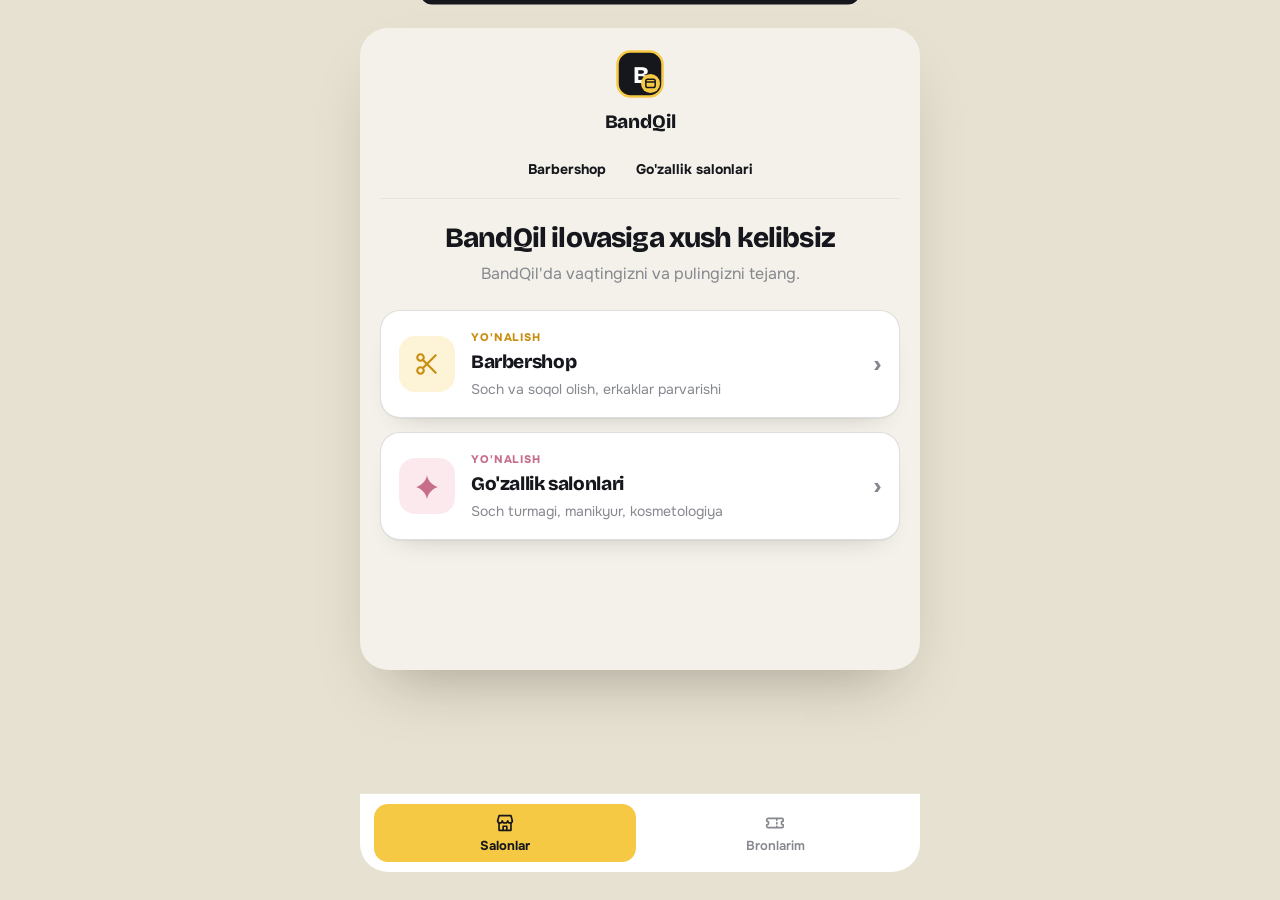
<file: index.html>
<!doctype html>
<html lang="uz">
<head>
  <meta charset="utf-8">
  <meta name="viewport" content="width=device-width, initial-scale=1, viewport-fit=cover">
  <meta name="color-scheme" content="light dark">
  <meta name="theme-color" content="#F3F1E9">
  <title>BandQil</title>
  <link rel="preconnect" href="https://fonts.googleapis.com">
  <link rel="preconnect" href="https://fonts.gstatic.com" crossorigin>
  <link href="https://fonts.googleapis.com/css2?family=Bricolage+Grotesque:opsz,wght@12..96,600;12..96,700&family=Onest:wght@400;500;600&display=swap" rel="stylesheet">
  <link rel="stylesheet" href="/style.css?v=2">
  <script src="https://telegram.org/js/telegram-web-app.js" defer></script>
  <script src="/app.js?v=2" defer></script>
</head>
<body data-tabs="on" data-theme="neutral">
  <main id="app" class="app" aria-live="polite"></main>

  <nav id="tabs" class="tabs" aria-label="Asosiy menyu">
    <button data-root="home" aria-current="page">
      <svg width="22" height="22" viewBox="0 0 24 24" fill="none" stroke="currentColor" stroke-width="1.8" stroke-linecap="round" stroke-linejoin="round" aria-hidden="true"><path d="M4 9.5 5.5 4h13L20 9.5"/><path d="M4 9.5c0 1.4 1.1 2.5 2.5 2.5S9 10.9 9 9.5c0 1.4 1.1 2.5 3 2.5s3-1.1 3-2.5c0 1.4 1.1 2.5 2.5 2.5S20 10.9 20 9.5"/><path d="M5.5 12v8h13v-8"/><path d="M10 20v-4.5h4V20"/></svg>
      <span>Salonlar</span>
    </button>
    <button data-root="mine">
      <svg width="22" height="22" viewBox="0 0 24 24" fill="none" stroke="currentColor" stroke-width="1.8" stroke-linecap="round" stroke-linejoin="round" aria-hidden="true"><path d="M3 8.5A1.5 1.5 0 0 1 4.5 7h15A1.5 1.5 0 0 1 21 8.5V10a2 2 0 0 0 0 4v1.5a1.5 1.5 0 0 1-1.5 1.5h-15A1.5 1.5 0 0 1 3 15.5V14a2 2 0 0 0 0-4Z"/><path d="M14 7.5v9" stroke-dasharray="1.5 2.5"/></svg>
      <span>Bronlarim</span>
    </button>
  </nav>

  <div id="toast" class="toast" role="status"></div>
</body>
</html>
</file>
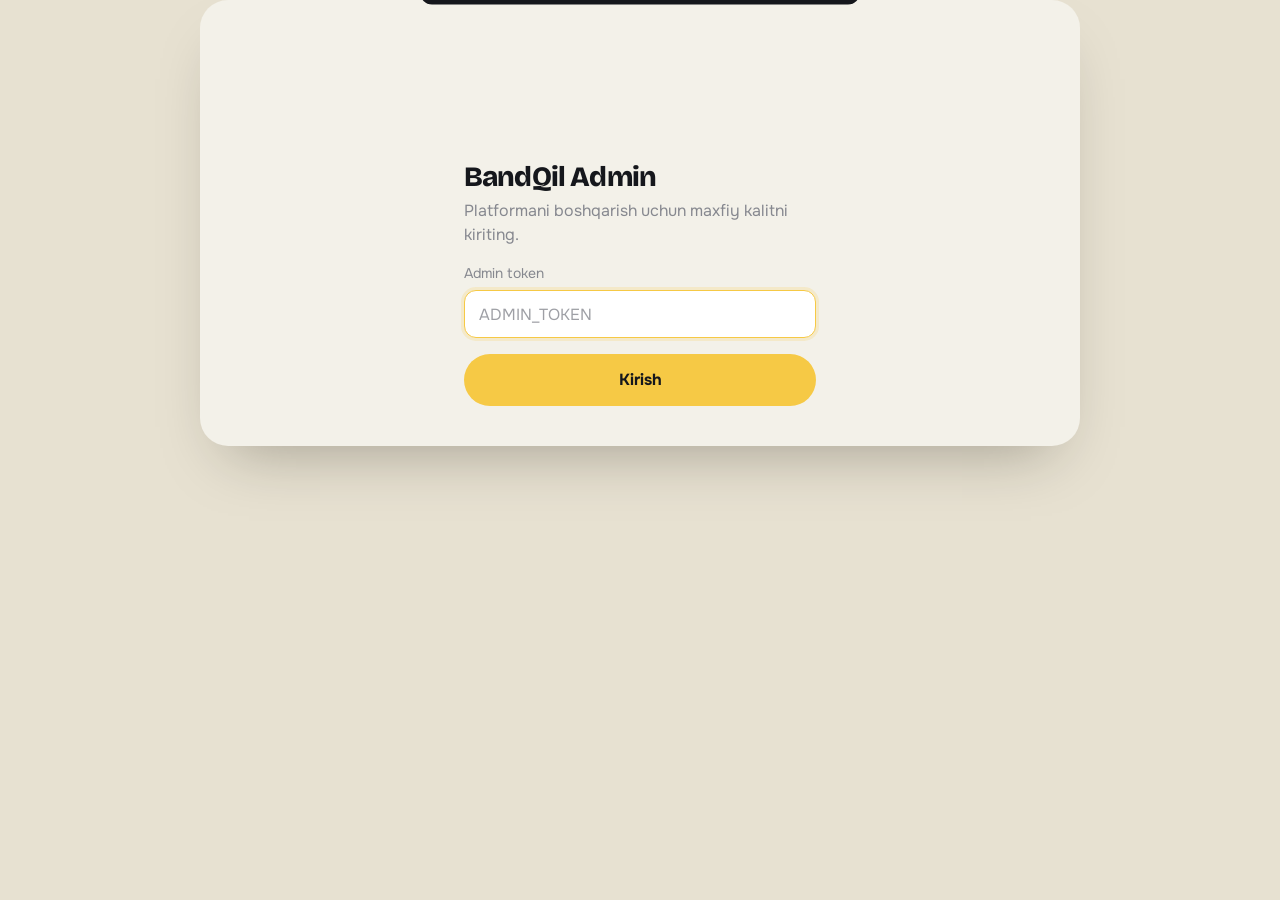
<file: admin.html>
<!doctype html>
<html lang="uz">
<head>
  <meta charset="utf-8">
  <meta name="viewport" content="width=device-width, initial-scale=1, viewport-fit=cover">
  <meta name="color-scheme" content="light dark">
  <meta name="theme-color" content="#F3F1E9">
  <meta name="robots" content="noindex, nofollow">
  <title>BandQil · Admin</title>
  <link rel="preconnect" href="https://fonts.googleapis.com">
  <link rel="preconnect" href="https://fonts.gstatic.com" crossorigin>
  <link href="https://fonts.googleapis.com/css2?family=Bricolage+Grotesque:opsz,wght@12..96,600;12..96,700&family=Onest:wght@400;500;600&display=swap" rel="stylesheet">
  <link rel="stylesheet" href="/style.css?v=2">
  <link rel="stylesheet" href="/admin.css?v=1">
  <script src="/admin.js?v=1" defer></script>
</head>
<body data-tabs="off" data-theme="neutral">
  <div id="app" class="app admin-app"></div>
  <div id="toast" class="toast" role="status" aria-live="polite"></div>
</body>
</html>
</file>
<file: style.css>
/* BandQil. Rang va shrift g'oyasi: KRESLO uslubi — iliq krem fon, oq kartalar, jarangdor sariq aksent,
   qalin qora sarlavhalar. Ikkala yo'nalish ham bir xil yorug' bazada, faqat aksent rangi bilan farqlanadi
   (Barbershop — sariq, Go'zallik saloni — rose gold). */
:root {
  --app-max: 480px;

  /* --- asosiy (neutral) mavzu: bosh sahifa, "Bronlarim" --- */
  --paper: #F3F1E9;
  --surface: #FFFFFF;
  --ink: #15171C;
  --muted: #86888F;
  --line: #EAE5D9;
  --cobalt: #F6C945;
  --cobalt-soft: rgba(246, 201, 69, 0.20);
  --cobalt-contrast: #15171C;
  --cobalt-contrast-soft: rgba(21, 23, 28, 0.6);
  --pole: #D8323C;
  --ok: #1E8A57;
  --cta: var(--cobalt);
  --cta-contrast: var(--cobalt-contrast);

  --font-display: "Bricolage Grotesque", "Segoe UI", system-ui, sans-serif;
  --font-body: "Onest", "Segoe UI", system-ui, sans-serif;
  color-scheme: light;
}

/* ---------- Barbershop mavzusi: xuddi shu yorug' krem baza, sariq aksent kuchliroq ---------- */
body[data-theme="barber"] {
  --paper: #F3F1E9;
  --surface: #FFFFFF;
  --ink: #15171C;
  --muted: #86888F;
  --line: #EAE5D9;
  --cobalt: #F6C945;
  --cobalt-soft: rgba(246, 201, 69, 0.22);
  --cobalt-contrast: #15171C;
  --cobalt-contrast-soft: rgba(21, 23, 28, 0.6);
  --pole: #D8323C;
  --ok: #1E8A57;
  --cta: var(--cobalt);
  --cta-contrast: var(--cobalt-contrast);
  color-scheme: light;
}

/* ---------- Go'zallik saloni mavzusi: krem fon, rose gold aksent ---------- */
body[data-theme="beauty"] {
  --paper: #FBF2EE;
  --surface: #FFFFFF;
  --ink: #3B2228;
  --muted: #9A8086;
  --line: #F1DCD6;
  --cobalt: #EC9AB3;
  --cobalt-soft: rgba(236, 154, 179, 0.20);
  --cobalt-contrast: #3B2228;
  --cobalt-contrast-soft: rgba(59, 34, 40, 0.58);
  --pole: #C1484F;
  --ok: #4C9A6A;
  --cta: var(--cobalt);
  --cta-contrast: var(--cobalt-contrast);
  color-scheme: light;
}

*, *::before, *::after { box-sizing: border-box; }
* { margin: 0; }
html { -webkit-text-size-adjust: 100%; }
body {
  font-family: var(--font-body);
  font-size: 16px;
  line-height: 1.5;
  color: var(--ink);
  background: var(--paper);
  -webkit-font-smoothing: antialiased;
  transition: background-color 0.25s ease, color 0.25s ease;
}
button, input, select, textarea { font: inherit; color: inherit; }
button { cursor: pointer; background: none; border: 0; padding: 0; text-align: left; }
a { color: var(--cobalt-contrast); font-weight: 700; }
:focus-visible { outline: 3px solid var(--cobalt); outline-offset: 2px; border-radius: 6px; }

.app { max-width: var(--app-max); margin: 0 auto; padding: 0 20px 120px; min-height: 100vh; min-height: 100dvh; overflow-x: hidden; }
body[data-tabs="off"] .tabs { display: none; }

/* ---------- sarlavhalar ---------- */
.top { display: flex; align-items: center; justify-content: space-between; min-height: 56px; }
.brand { font-family: var(--font-display); font-weight: 800; font-size: 22px; letter-spacing: -0.02em; }
.back { display: inline-flex; align-items: center; gap: 4px; margin-left: -6px; padding: 8px 6px; color: var(--ink); font-weight: 700; }
h1 { font-family: var(--font-display); font-weight: 800; font-size: 28px; line-height: 1.12; letter-spacing: -0.03em; }
h2 { font-family: var(--font-display); font-weight: 800; font-size: 16px; line-height: 1.25; letter-spacing: 0.02em; text-transform: uppercase; }
h3 { font-family: var(--font-display); font-weight: 700; font-size: 17px; line-height: 1.25; }
.muted { color: var(--muted); }
.small { font-size: 14px; }
.section-title { margin: 28px 0 4px; }
.kind-tag { display: inline-flex; align-items: center; gap: 6px; margin-bottom: 8px; padding: 6px 14px 6px 10px; font-size: 12px; font-weight: 800; letter-spacing: 0.03em; text-transform: uppercase; color: var(--cobalt-contrast); background: var(--cobalt); border-radius: 100px; }
.kind-tag svg { width: 13px; height: 13px; }

/* ---------- bosh sahifa: logotip, yo'nalish almashtirgichi ---------- */
.brand-mark { display: flex; flex-direction: column; align-items: center; gap: 10px; padding-top: 22px; }
.brand-mark__badge svg { display: block; }
.brand-mark__word { font-family: var(--font-display); font-weight: 800; font-size: 19px; letter-spacing: -0.01em; }

.brand-nav { display: flex; justify-content: center; gap: 30px; margin: 18px 0 0; padding-bottom: 14px; border-bottom: 1px solid var(--line); }
.brand-nav button { padding: 4px 0; font-size: 14px; font-weight: 700; color: var(--ink); }
.brand-nav button:active { opacity: 0.6; }

.home-title { margin-top: 24px; text-align: center; }
.hero-sub { margin-top: 8px; text-align: center; }

/* ---------- bosh sahifa: yo'nalish tanlash ---------- */
.directions { display: grid; gap: 14px; margin-top: 24px; }
.direction-card {
  position: relative; display: flex; align-items: center; gap: 16px;
  width: 100%; padding: 18px; border-radius: 20px; overflow: hidden;
  background: var(--surface); border: 1.5px solid rgba(21, 23, 28, 0.14);
  box-shadow: 0 1px 0 rgba(21, 23, 28, 0.04), 0 14px 28px -20px rgba(30, 25, 15, 0.28);
  transition: transform 0.15s ease;
}
.direction-card:active { transform: scale(0.98); }
.direction-card__icon {
  flex: 0 0 auto; display: grid; place-items: center; width: 56px; height: 56px;
  border-radius: 16px;
}
.direction-card__icon svg { width: 26px; height: 26px; }
.direction-card--barber .direction-card__icon { background: rgba(246, 201, 69, 0.22); color: #C98F10; }
.direction-card--beauty .direction-card__icon { background: rgba(236, 154, 179, 0.22); color: #C76E8B; }
.direction-card__body { flex: 1 1 auto; min-width: 0; }
.direction-card__kicker { display: block; font-size: 11px; font-weight: 800; letter-spacing: 0.08em; text-transform: uppercase; margin-bottom: 3px; }
.direction-card--barber .direction-card__kicker { color: #C98F10; }
.direction-card--beauty .direction-card__kicker { color: #C76E8B; }
.direction-card__title { display: block; font-family: var(--font-display); font-weight: 800; font-size: 19px; letter-spacing: -0.02em; color: var(--ink); }
.direction-card__desc { display: block; margin-top: 3px; font-size: 14px; line-height: 1.35; color: var(--muted); }
.direction-card__arrow { flex: 0 0 auto; font-size: 24px; font-weight: 700; line-height: 1; color: var(--muted); }

/* ---------- yo'nalish ichidagi almashtirgich ---------- */
.theme-pills { display: flex; gap: 8px; margin-top: 18px; }
.theme-pills button {
  display: inline-flex; align-items: center; justify-content: center; gap: 6px;
  flex: 1 1 0; padding: 11px 8px; text-align: center; font-size: 14px; font-weight: 700;
  color: var(--muted); background: var(--surface); border: 1.5px solid var(--line); border-radius: 100px;
}
.theme-pills button svg { width: 15px; height: 15px; flex: 0 0 auto; }
.theme-pills button[aria-pressed="true"] { color: var(--cta-contrast); background: var(--cta); border-color: var(--cta); }

/* ---------- tuman va filtr ---------- */
.field { display: block; margin-top: 18px; }
.field > span { display: block; font-size: 14px; color: var(--muted); margin-bottom: 6px; }
.input, .select {
  width: 100%; height: 48px; padding: 0 14px;
  background: var(--surface); border: 1.5px solid var(--line); border-radius: 12px; color: var(--ink);
}
.select {
  appearance: none; -webkit-appearance: none;
  background-image: url("data:image/svg+xml,%3Csvg xmlns='http://www.w3.org/2000/svg' width='14' height='14' viewBox='0 0 24 24' fill='none' stroke='%2386888F' stroke-width='2.4' stroke-linecap='round' stroke-linejoin='round'%3E%3Cpath d='m6 9 6 6 6-6'/%3E%3C/svg%3E");
  background-repeat: no-repeat; background-position: right 14px center; padding-right: 40px;
}
.textarea { width: 100%; min-height: 84px; padding: 12px 14px; background: var(--surface); border: 1.5px solid var(--line); border-radius: 12px; resize: vertical; color: var(--ink); }
.input:focus, .select:focus, .textarea:focus { border-color: var(--cobalt); outline: none; box-shadow: 0 0 0 3px var(--cobalt-soft); }
.input::placeholder, .textarea::placeholder { color: var(--muted); opacity: 0.8; }

.kinds { display: flex; gap: 22px; margin-top: 22px; border-bottom: 1px solid var(--line); }
.kinds button { position: relative; padding: 10px 0; color: var(--muted); font-weight: 500; }
.kinds button[aria-pressed="true"] { color: var(--ink); font-weight: 700; }
.kinds button[aria-pressed="true"]::after { content: ""; position: absolute; left: 0; right: 0; bottom: -1px; height: 3px; background: var(--cobalt); border-radius: 3px 3px 0 0; }

/* ---------- salon kartalari (oq karta, krem fonda) ---------- */
.salon-card {
  display: flex; align-items: flex-start; gap: 13px; width: 100%; margin-top: 12px; padding: 15px;
  background: var(--surface); border: none; border-radius: 18px;
  box-shadow: 0 1px 0 rgba(21, 23, 28, 0.03), 0 12px 24px -20px rgba(30, 25, 15, 0.3);
  transition: transform 0.12s ease;
}
.salon-card:first-child { margin-top: 4px; }
.salon-card:active { transform: scale(0.98); }
.salon-card__media {
  flex: 0 0 auto; display: grid; place-items: center; width: 50px; height: 50px;
  border-radius: 14px; background: var(--cobalt-soft); color: var(--cobalt-contrast); overflow: hidden;
}
.salon-card__media svg { width: 23px; height: 23px; }
.salon-card__media img { width: 100%; height: 100%; object-fit: cover; display: block; }
.salon-card__dist { font-weight: 700; color: var(--ink); }
.salon-card__body { flex: 1 1 auto; min-width: 0; }
.salon-card__head { display: flex; align-items: center; justify-content: space-between; gap: 8px; }
.salon-card__name { font-family: var(--font-display); font-weight: 800; font-size: 17px; line-height: 1.25; letter-spacing: -0.01em; }
.salon-card__chevron { flex: 0 0 auto; color: var(--muted); font-size: 18px; line-height: 1; }
.salon-card__stats { display: flex; align-items: center; gap: 6px; margin-top: 5px; font-size: 13px; color: var(--muted); }
.salon-card__stats .dot { opacity: 0.6; }
.salon-card__addr { display: block; margin-top: 3px; font-size: 14px; color: var(--muted); }
.salon-card__meta {
  display: inline-flex; align-items: center; margin-top: 8px; padding: 3px 10px;
  font-size: 11px; font-weight: 800; letter-spacing: 0.03em; text-transform: uppercase;
  color: #8A6A05; background: var(--cobalt-soft); border-radius: 100px;
}
.rating { display: inline-flex; align-items: center; gap: 4px; font-weight: 700; color: var(--ink); }
.rating__star { display: inline-flex; color: #F2B705; }
.rating__star svg { width: 13px; height: 13px; }
.rating__count { font-weight: 500; color: var(--muted); }
.rating--new { font-weight: 700; color: var(--ok); }
.score { display: block; min-width: 46px; text-align: right; font-family: var(--font-display); font-weight: 800; font-size: 22px; line-height: 1; flex: 0 0 auto; }
.score small { display: block; margin-top: 4px; font: 500 11px var(--font-body); color: var(--muted); }
.score--new { font: 600 13px var(--font-body); color: var(--ok); padding-top: 4px; }

/* ---------- ustalar va xizmatlar ---------- */
.head { padding-top: 4px; }
.head p { margin-top: 8px; }
.master {
  margin-top: 16px; padding: 18px; background: var(--surface); border: none; border-radius: 18px;
  box-shadow: 0 1px 0 rgba(21, 23, 28, 0.03), 0 12px 24px -20px rgba(30, 25, 15, 0.26);
}
.master__head { display: flex; align-items: center; gap: 12px; margin-bottom: 6px; }
.master__avatar {
  flex: 0 0 auto; display: grid; place-items: center; width: 40px; height: 40px; border-radius: 50%;
  font-family: var(--font-display); font-weight: 800; font-size: 16px; overflow: hidden;
  background: var(--cobalt-soft); color: var(--cobalt-contrast);
}
.master__avatar img { width: 100%; height: 100%; object-fit: cover; display: block; }
.master__name { flex: 1 1 auto; min-width: 0; }
.master__head > :first-child:not(.master__avatar) { flex: 1 1 auto; min-width: 0; }
.master__head .score, .master__head .score--new { margin-left: auto; }
.service { display: flex; justify-content: space-between; align-items: center; gap: 12px; width: 100%; padding: 13px 0; border-top: 1px solid var(--line); }
.service:active { background: var(--cobalt-soft); }
.service__name { display: block; font-weight: 600; }
.service__dur { display: block; font-size: 14px; color: var(--muted); }
.price { font-weight: 800; white-space: nowrap; font-variant-numeric: tabular-nums; }

/* ---------- sana va vaqt ---------- */
.dates { display: flex; gap: 8px; overflow-x: auto; margin: 14px -20px 0; padding: 4px 20px 12px; scroll-snap-type: x proximity; scrollbar-width: none; }
.dates::-webkit-scrollbar { display: none; }
.date { flex: 0 0 58px; padding: 9px 0 10px; text-align: center; background: var(--surface); border: 1.5px solid var(--line); border-radius: 12px; scroll-snap-align: start; }
.date b { display: block; font-family: var(--font-display); font-size: 22px; line-height: 1.1; }
.date span { font-size: 12px; color: var(--muted); }
.date[aria-pressed="true"] { background: var(--cta); border-color: var(--cta); color: var(--cta-contrast); }
.date[aria-pressed="true"] span { color: var(--cobalt-contrast-soft); }

.slots { display: grid; grid-template-columns: repeat(4, 1fr); gap: 8px; margin-top: 6px; }
.slot { padding: 12px 0; text-align: center; font-weight: 700; font-variant-numeric: tabular-nums; background: var(--surface); border: 1.5px solid var(--line); border-radius: 10px; }
.slot[aria-pressed="true"] { background: var(--cta); border-color: var(--cta); color: var(--cta-contrast); }
.slots--small { grid-template-columns: repeat(3, 1fr); }
.slots--small .slot { padding: 10px 0; }

.picks { display: grid; gap: 8px; margin-top: 18px; }
.pick { display: flex; justify-content: space-between; align-items: center; gap: 12px; padding: 12px 14px; background: var(--surface); border: 1.5px solid var(--line); border-radius: 12px; }
.pick[aria-pressed="true"] { border-color: var(--cobalt); box-shadow: 0 0 0 3px var(--cobalt-soft); }

.block-title { margin: 22px 0 8px; }
.note { margin-top: 10px; color: var(--muted); }
.link { color: var(--cobalt-contrast); font-weight: 700; text-decoration: underline; text-underline-offset: 3px; padding: 10px 0; }
.loading { margin: 24px 0; color: var(--muted); }
.empty { margin-top: 32px; padding: 20px 0; border-top: 1px solid var(--line); }
.empty h2 { margin-bottom: 6px; }
.empty .btn, .empty .btn--quiet { margin-top: 16px; }

/* ---------- tugmalar ---------- */
.btn { display: block; width: 100%; height: 52px; padding: 0 20px; text-align: center; line-height: 52px; font-weight: 700; color: var(--cta-contrast); background: var(--cta); border-radius: 100px; transition: filter 0.15s ease; }
.btn:disabled { background: #E6E1D4; color: #A7A299; cursor: not-allowed; }
.btn:not(:disabled):active { filter: brightness(0.94); }
.btn--quiet { color: var(--ink); background: rgba(21, 23, 28, 0.05); border: none; line-height: 52px; }
.btn--small { display: inline-block; width: auto; height: 40px; line-height: 37px; padding: 0 16px; font-size: 15px; }
.btn--danger { color: var(--pole); background: rgba(216, 50, 60, 0.1); }

.bar { position: fixed; left: 50%; bottom: 0; transform: translateX(-50%); width: 100%; max-width: var(--app-max); padding: 12px 20px calc(12px + env(safe-area-inset-bottom)); background: var(--surface); border-top: 1px solid var(--line); z-index: 5; }
.bar__sum { margin-bottom: 10px; font-size: 14px; color: var(--muted); min-height: 21px; }
.bar__sum b { color: var(--ink); font-weight: 700; }

/* ---------- pastki menyu: faol bo'lim sariq pilyula ichida ---------- */
.tabs { position: fixed; left: 50%; bottom: 0; transform: translateX(-50%); width: 100%; max-width: var(--app-max); display: grid; grid-template-columns: 1fr 1fr; gap: 8px; padding: 10px 14px calc(10px + env(safe-area-inset-bottom)); background: var(--surface); border-top: 1px solid var(--line); z-index: 4; }
.tabs button { display: flex; flex-direction: column; align-items: center; gap: 2px; padding: 8px 0 7px; font-size: 13px; font-weight: 600; color: var(--muted); text-align: center; min-height: 44px; border-radius: 14px; transition: background-color 0.15s ease, color 0.15s ease; }
.tabs button[aria-current="page"] { color: var(--cta-contrast); font-weight: 700; background: var(--cta); }

/* ---------- talon: bron hujjati ---------- */
.talon { position: relative; margin: 20px 0; padding: 22px 22px 20px 36px; background: var(--surface); border: none; border-radius: 18px; overflow: hidden; box-shadow: 0 1px 0 rgba(21, 23, 28, 0.03), 0 14px 30px -20px rgba(30, 25, 15, 0.38); }
.talon::before { content: ""; position: absolute; inset: 0 auto 0 0; width: 12px; background: repeating-linear-gradient(135deg, var(--pole) 0 8px, var(--surface) 8px 16px, var(--cobalt) 16px 24px, var(--surface) 24px 32px); }
.talon--past::before { background: var(--line); }
.talon--past { box-shadow: 0 1px 0 rgba(21, 23, 28, 0.03); }
.talon__when { font-family: var(--font-display); font-weight: 800; font-size: 26px; line-height: 1.1; letter-spacing: -0.02em; padding-right: 96px; }
.talon__time { margin-top: 4px; font-size: 18px; font-weight: 700; font-variant-numeric: tabular-nums; }
.talon__row { margin-top: 12px; }
.talon__row dt { font-size: 13px; color: var(--muted); }
.talon__row dd { margin: 0; font-weight: 600; }
.talon__cut { position: relative; margin: 18px -22px 16px -24px; border-top: 2px dashed var(--line); }
.talon__cut::before, .talon__cut::after { content: ""; position: absolute; top: -11px; width: 20px; height: 20px; border-radius: 50%; background: var(--paper); }
.talon__cut::before { left: -10px; }
.talon__cut::after { right: -10px; }
.talon__no { font-family: var(--font-display); font-weight: 800; font-size: 22px; letter-spacing: 0.04em; font-variant-numeric: tabular-nums; }
.talon__foot { display: flex; justify-content: space-between; align-items: baseline; gap: 12px; }
.talon__actions { display: flex; gap: 10px; margin-top: 16px; flex-wrap: wrap; }

.stamp { position: absolute; top: 20px; right: 16px; padding: 1px 12px; font-family: var(--font-display); font-weight: 800; font-size: 24px; letter-spacing: 0.08em; color: var(--pole); border: 3px solid var(--pole); border-radius: 6px; transform: rotate(-12deg); opacity: 0.92; animation: slam 0.45s cubic-bezier(0.2, 1.5, 0.4, 1) both; }
@keyframes slam { from { transform: rotate(-12deg) scale(2.4); opacity: 0; } to { transform: rotate(-12deg) scale(1); opacity: 0.92; } }

.status { display: inline-flex; align-items: center; gap: 7px; font-size: 14px; font-weight: 700; }
.status::before { content: ""; width: 9px; height: 9px; border-radius: 50%; background: var(--cobalt); }
.status--done::before { background: var(--ok); }
.status--cancelled::before, .status--no_show::before { background: #C7C2B4; }
.status--cancelled, .status--no_show { color: var(--muted); }

/* ---------- varaq (bekor qilish, baho) ---------- */
.sheet { position: fixed; inset: 0; z-index: 20; display: flex; align-items: flex-end; justify-content: center; background: rgba(21, 18, 10, 0.45); }
.sheet__panel { width: 100%; max-width: var(--app-max); padding: 24px 20px calc(20px + env(safe-area-inset-bottom)); background: var(--surface); border-radius: 18px 18px 0 0; }
.sheet__panel .btn { margin-top: 10px; }
.sheet__panel p { margin-top: 6px; }
.stars { display: flex; gap: 6px; margin: 18px 0 14px; }
.star { padding: 4px; color: #DCD6C6; }
.star[aria-pressed="true"] { color: #E8A317; }
.star svg { display: block; }

.toast { position: fixed; top: 14px; left: 50%; z-index: 30; width: calc(100% - 40px); max-width: 440px; padding: 12px 16px; background: var(--ink); color: var(--paper); border-radius: 12px; font-size: 15px; transform: translate(-50%, -140%); transition: transform 0.2s ease; pointer-events: none; }
.toast.show { transform: translate(-50%, 0); }

@media (prefers-reduced-motion: reduce) {
  .stamp { animation: none; }
  .toast { transition: none; }
  .direction-card { transition: none; }
}

/* ---------- planshet va kompyuter: ilovani "karta" sifatida markazlashtiramiz ---------- */
@media (min-width: 640px) {
  :root { --app-max: 560px; }
  body { background: #E7E1D1; }
  body[data-theme="beauty"] { background: #F3DCDD; }
  .app {
    background: var(--paper); margin: 28px auto; border-radius: 28px;
    box-shadow: 0 30px 60px -28px rgba(30, 25, 15, 0.35);
    min-height: auto; padding-bottom: 130px;
  }
  .tabs, .bar { bottom: 28px; border-radius: 0 0 28px 28px; }
  .sheet { align-items: center; }
  .sheet__panel { border-radius: 20px; }
}
</file>
<file: admin.css>
/* BandQil Admin paneli — style.css'dagi o'zgaruvchilar (rang, shrift) ustiga qurilgan */
body[data-tabs="off"] .admin-app { padding-bottom: 40px; }
.admin-app { --app-max: 880px; max-width: var(--app-max); }
@media (min-width: 640px) {
  .admin-app { margin: 0 auto; }
}

.admin-login { max-width: 360px; margin: 18vh auto 0; padding: 0 4px; }
.admin-login h1 { margin-bottom: 6px; }
.admin-login .btn { margin-top: 16px; }
.admin-login .field { margin-top: 16px; }

.admin-top { display: flex; align-items: center; justify-content: space-between; gap: 12px; padding: 18px 0 6px; flex-wrap: wrap; }
.admin-top .brand { font-family: var(--font-display); font-weight: 700; font-size: 20px; }
.admin-logout { color: var(--muted); font-size: 14px; font-weight: 600; padding: 8px 4px; }

.admin-tabs { display: flex; gap: 6px; overflow-x: auto; padding-bottom: 8px; margin-bottom: 18px; border-bottom: 1px solid var(--line); scrollbar-width: none; }
.admin-tabs::-webkit-scrollbar { display: none; }
.admin-tabs button {
  flex: 0 0 auto; padding: 9px 16px; font-size: 14px; font-weight: 700; white-space: nowrap;
  color: var(--muted); background: var(--surface); border: 1.5px solid var(--line); border-radius: 100px;
}
.admin-tabs button[aria-current="page"] { color: var(--cta-contrast); background: var(--cta); border-color: var(--cta); }

.admin-grid { display: grid; gap: 14px; grid-template-columns: 1fr; }
@media (min-width: 720px) {
  .admin-grid--2 { grid-template-columns: 1fr 1fr; }
}

.admin-card {
  padding: 16px; background: var(--surface); border: 1px solid var(--line); border-radius: 16px;
  box-shadow: 0 1px 0 var(--line), 0 10px 22px -20px rgba(30, 25, 15, 0.3);
}
.admin-card + .admin-card { margin-top: 12px; }
.admin-card__head { display: flex; align-items: flex-start; justify-content: space-between; gap: 10px; }
.admin-card__title { font-family: var(--font-display); font-weight: 700; font-size: 17px; }
.admin-card__sub { margin-top: 2px; font-size: 13px; color: var(--muted); }
.admin-card__row { display: flex; align-items: center; justify-content: space-between; gap: 10px; margin-top: 10px; padding-top: 10px; border-top: 1px solid var(--line); }
.admin-card__actions { display: flex; flex-wrap: wrap; gap: 8px; margin-top: 12px; }

.admin-chip { display: inline-flex; align-items: center; gap: 5px; padding: 3px 10px; font-size: 11px; font-weight: 800; letter-spacing: .03em; text-transform: uppercase; border-radius: 100px; background: var(--cobalt-soft); color: var(--cobalt-contrast); }
.admin-chip--ok { background: rgba(30, 138, 87, 0.14); color: var(--ok); }
.admin-chip--off { background: #ECEEF4; color: var(--muted); }
.admin-chip--danger { background: rgba(216, 50, 60, 0.12); color: var(--pole); }

.admin-form { display: grid; gap: 10px; margin-top: 12px; }
.admin-form--2col { grid-template-columns: 1fr 1fr; }
.admin-form--2col .span2 { grid-column: 1 / -1; }
.admin-form label { display: block; font-size: 13px; color: var(--muted); margin-bottom: 4px; }
.admin-form .input, .admin-form .select { height: 44px; }

.admin-switch { position: relative; display: inline-block; width: 42px; height: 24px; flex: 0 0 auto; }
.admin-switch input { position: absolute; opacity: 0; width: 100%; height: 100%; margin: 0; cursor: pointer; }
.admin-switch__track { position: absolute; inset: 0; background: var(--line); border-radius: 100px; transition: background .15s ease; }
.admin-switch__track::after { content: ""; position: absolute; top: 3px; left: 3px; width: 18px; height: 18px; background: #fff; border-radius: 50%; transition: transform .15s ease; box-shadow: 0 1px 3px rgba(0,0,0,.25); }
.admin-switch input:checked + .admin-switch__track { background: var(--ok); }
.admin-switch input:checked + .admin-switch__track::after { transform: translateX(18px); }

.admin-table { width: 100%; border-collapse: collapse; font-size: 14px; }
.admin-table th { text-align: left; font-size: 12px; text-transform: uppercase; letter-spacing: .03em; color: var(--muted); padding: 0 10px 8px; font-weight: 700; }
.admin-table td { padding: 10px; border-top: 1px solid var(--line); vertical-align: middle; }
.admin-table tr:first-child td { border-top: none; }

.admin-empty { padding: 20px; text-align: center; color: var(--muted); }
.admin-error { margin-top: 12px; padding: 12px 14px; background: rgba(216, 50, 60, 0.1); color: var(--pole); border-radius: 12px; font-size: 14px; }
.admin-inline-form { display: flex; gap: 8px; margin-top: 10px; flex-wrap: wrap; }
.admin-inline-form .input, .admin-inline-form .select { flex: 1 1 160px; height: 42px; }
.admin-dot-sep { opacity: .6; margin: 0 2px; }
.admin-link-btn { color: var(--cobalt-contrast); text-decoration: underline; text-underline-offset: 3px; font-weight: 700; font-size: 13px; }
</file>
